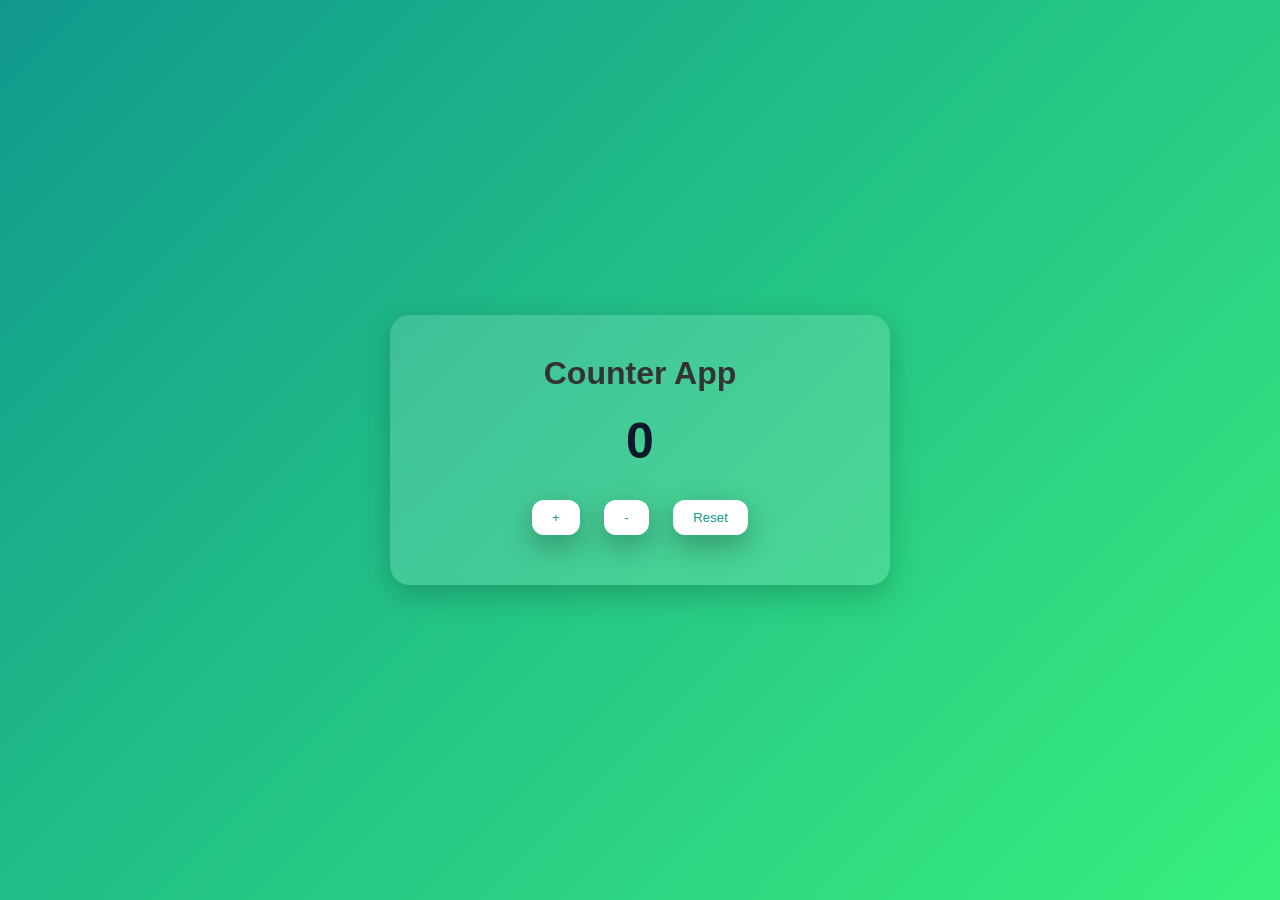
<file: 01-counter-app/index.html>
<!DOCTYPE html>
<html lang="en">
<head>
    <meta charset="UTF-8">
    <meta name="viewport" content="width=device-width, initial-scale=1.0">
    <title>Counter App</title>
    <link rel="stylesheet" href="style.css">
</head>
<body>
    <div class="container">
        <h1>Counter App</h1>

        <h2 id="count">0</h2>
        <button id="increase">+</button>
        <button id="decrease">-</button>
        <button id="reset">Reset</button>

     <script src="script.js"></script>
    </div>
    
</body>
</html>
</file>
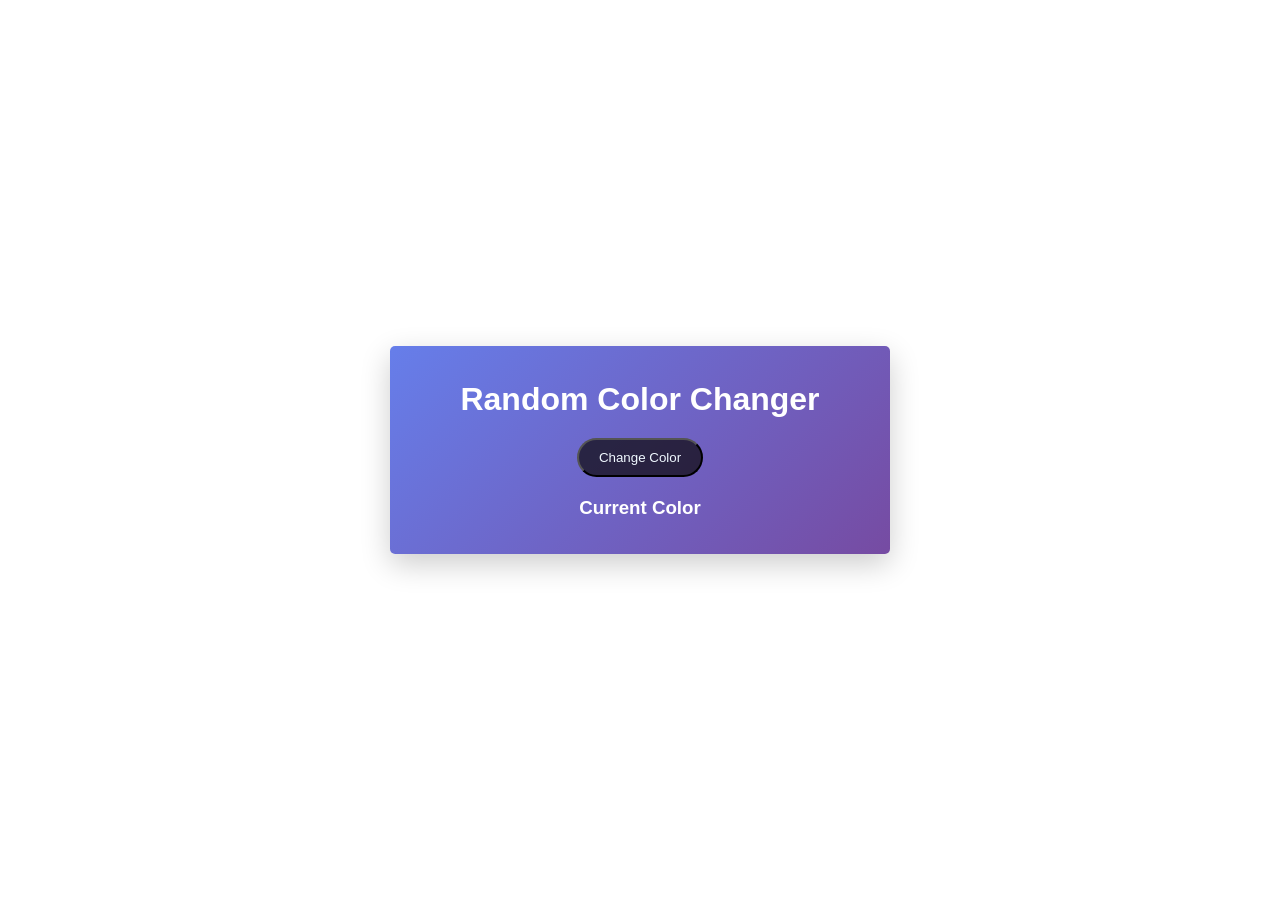
<file: 02-Random-Color-Generator/index.html>
<!DOCTYPE html>
<html lang="en">
<head>
    <meta charset="UTF-8">
    <meta name="viewport" content="width=device-width, initial-scale=1.0">
    <title>Random Color Changer</title>
    <link rel="stylesheet" href="style.css ">
</head>
<body>
    <div class="container">
        <h1>Random Color Changer</h1>
        
        <button id="change"> Change Color </button>

        <h3 id="currentColor">Current Color</h3>
    
    </div>
        
    <script src="script.js"></script>
</body>
</html>
</file>
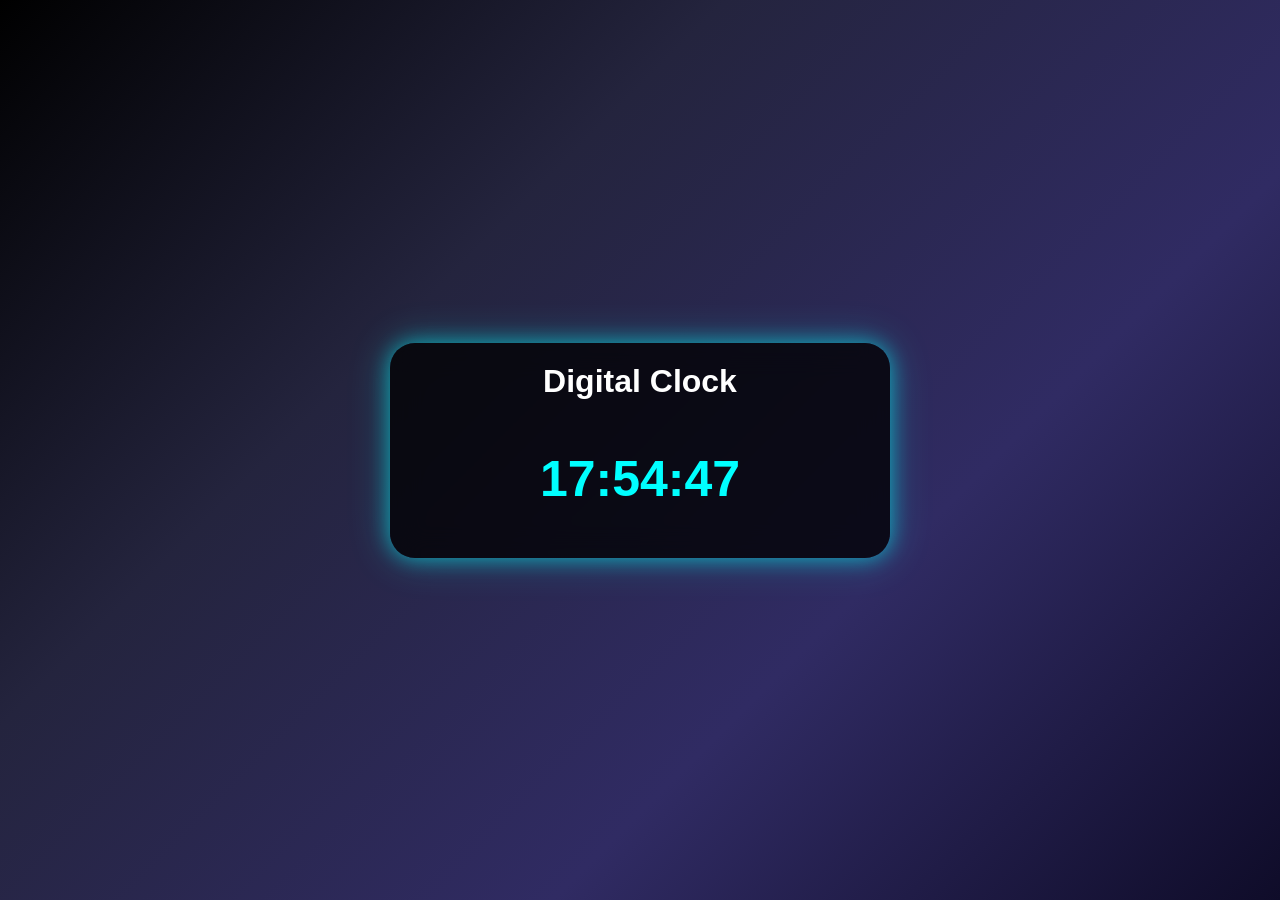
<file: 03-Digital-Clock/index.html>
<!DOCTYPE html>
<html lang="en">
<head>
    <meta charset="UTF-8">
    <meta name="viewport" content="width=device-width, initial-scale=1.0">
    <title>Digital Clock</title>
    <link rel="stylesheet" href="style.css">
</head>
<body>
    
    <div class="container">

        <h1> Digital Clock </h1>

            <h2 id="time">
                00:00:00
            </h2>

    </div>
    <script src="script.js"></script>
</body>
</html>
</file>
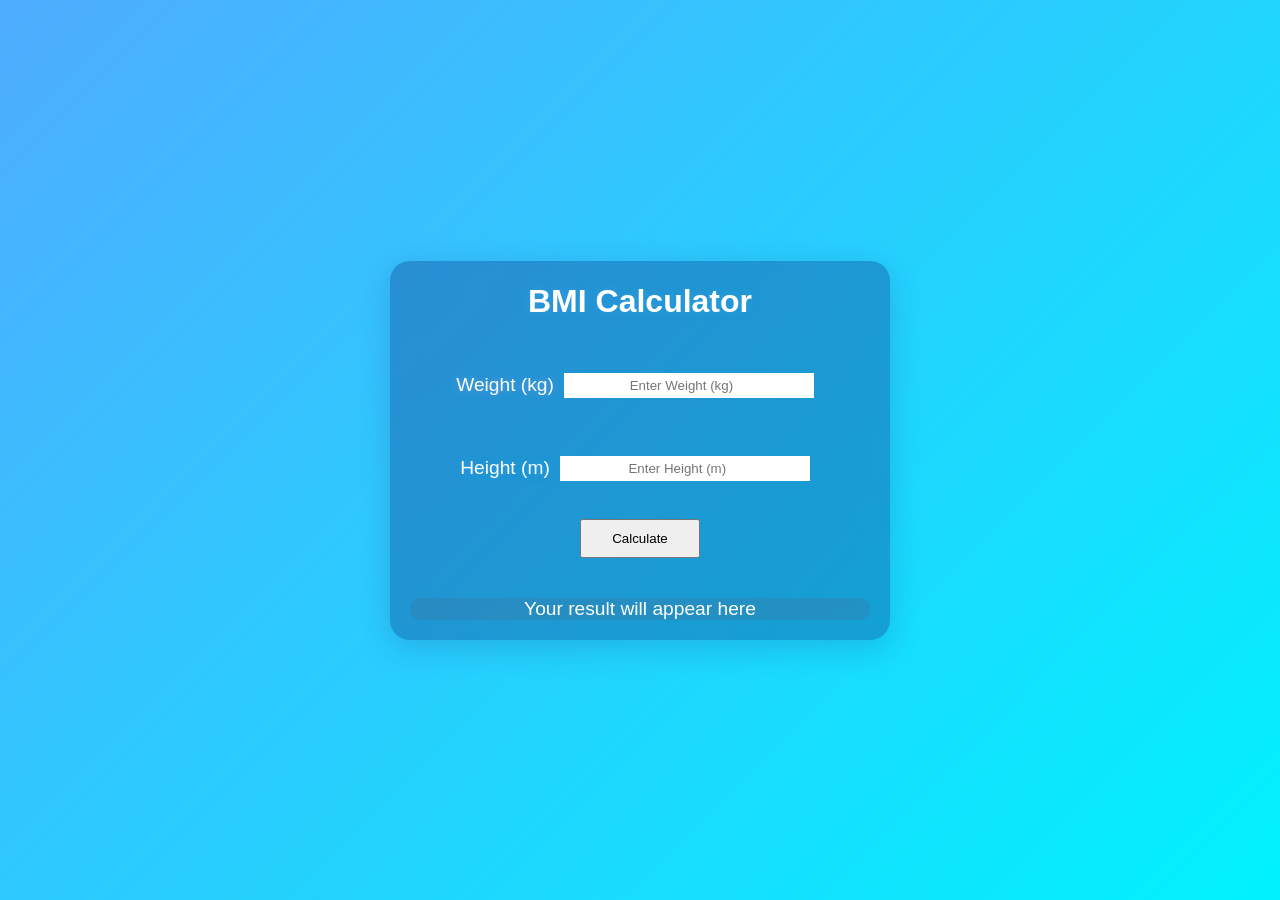
<file: 04-BMI-Calculator/index.html>
<!DOCTYPE html>
<html lang="en">
<head>
    <meta charset="UTF-8">
    <meta name="viewport" content="width=device-width, initial-scale=1.0">
    <title>BMI Calculator</title>
    <link rel="stylesheet" href="style.css">
</head>
<body>
    <div class="container">
        <h1>BMI Calculator</h1>

        <div class="w">
            <label for="weight">Weight (kg)</label>
            <input type="number" id="weight" placeholder="Enter Weight (kg)">
        </div>
        

        <br>

        <div class="h">
            <label for="height"> Height (m)</label>
             <input type="number" id="height" placeholder="Enter Height (m)">
        </div>

        <br>

        <button id="calculate"> Calculate </button>

        <p id="res">Your result will appear here </p>


        
    </div>
    <script src="script.js"></script>
</body>
</html>
</file>
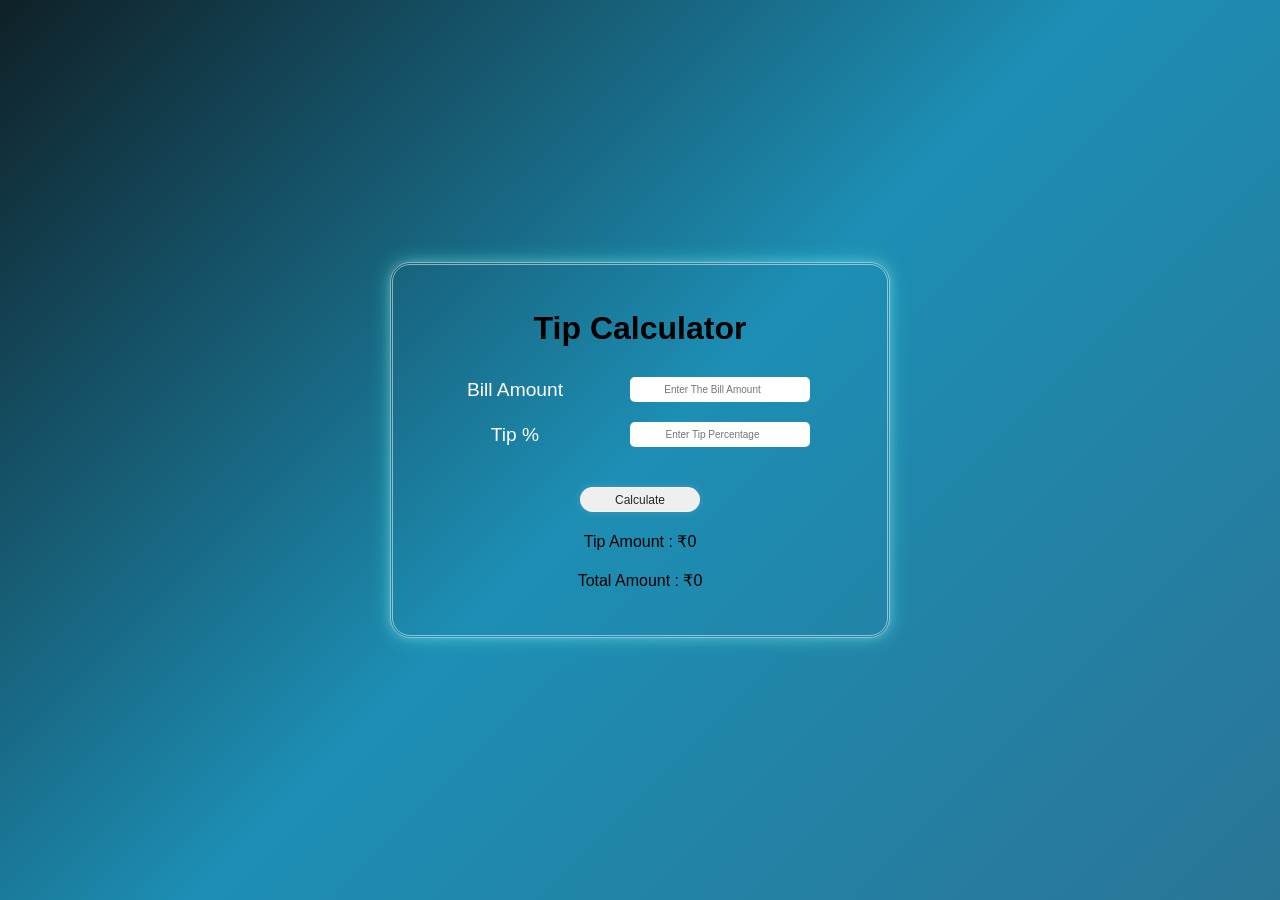
<file: 05-Tip-Calculator/index.html>
<!DOCTYPE html>
<html lang="en">
<head>
    <meta charset="UTF-8">
    <meta name="viewport" content="width=device-width, initial-scale=1.0">
    <title>Tip Calculator</title>
    <link rel="stylesheet" href="style.css">
</head>
<body>
    <div class="container">

        <h1>Tip Calculator</h1>

        <div class="bill">
            <label for="bill">Bill Amount</label>
            <input type="number" id="bill" placeholder="Enter The Bill Amount">

        </div>
        
        <div class="tip">
            <label for="tip">Tip %</label>
            <input type="number" id="tip" placeholder="Enter Tip Percentage">
        </div>

        <button  id="calculate">Calculate</button>

        <p id="tipAmount">Tip Amount : ₹0 </p>

        <p id="ta">Total Amount : ₹0 </p>

        <p id="msg"> </p>



    </div>
    <script src="script.js"></script>
</body>
</html>
</file>
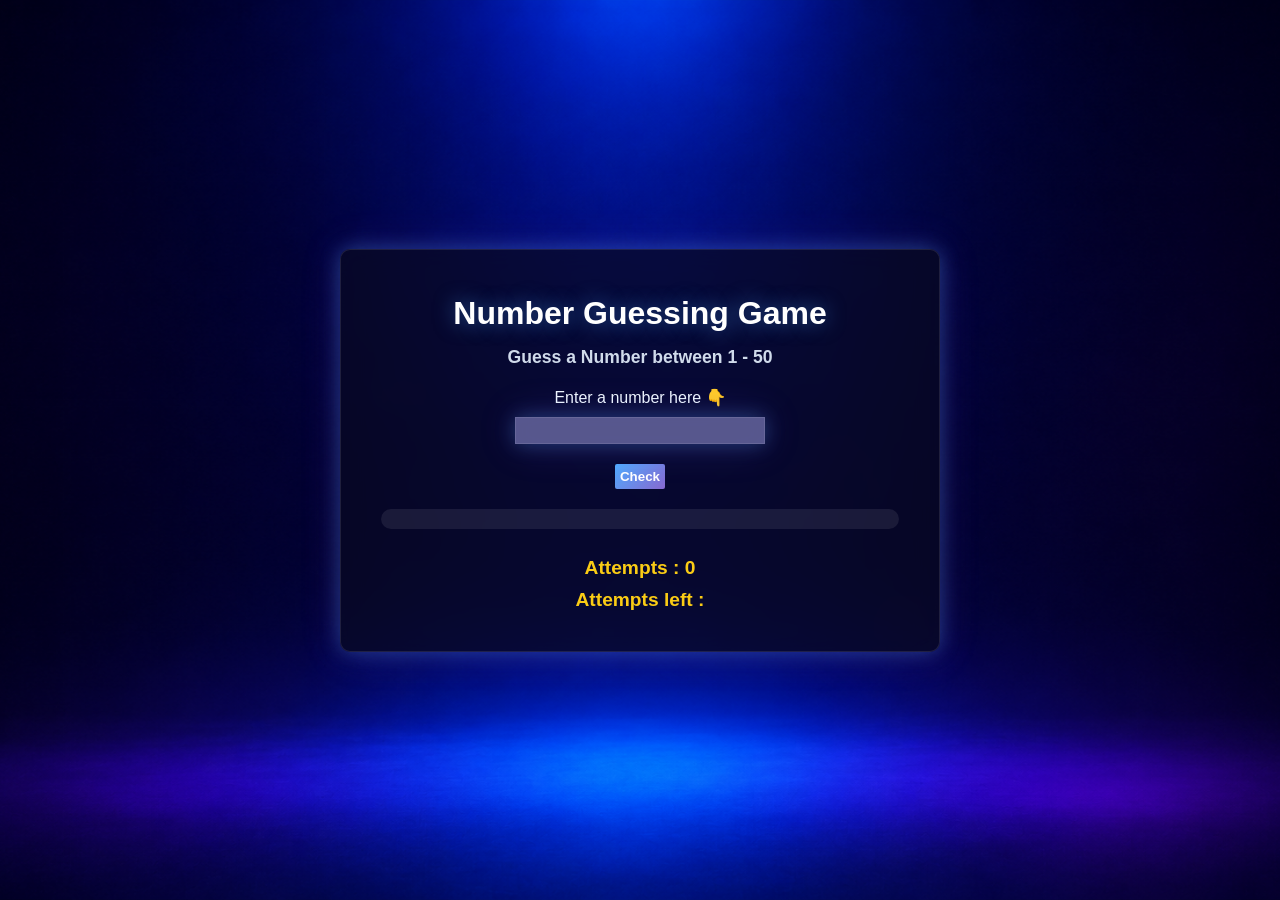
<file: 06-Number Guessing Game/index.html>
<!DOCTYPE html>
<html lang="en">
<head>
    <meta charset="UTF-8">
    <meta name="viewport" content="width=device-width, initial-scale=1.0">
    <title>Number Guessing Game</title>
    <link rel="stylesheet" href="style.css">
</head>
<body>

    <div class="container">
        <h1 >Number Guessing Game</h1>
        
        <h2>Guess a Number between 1 - 50 </h2>

        <label for="num">Enter a number here 👇</label>
        <input type="number" id="guess">

        <br>

        <button id="check">Check</button>

        <p id="message"></p>

        <br>

        <p id="attempts"> Attempts : 0 </p>

        <p id="attemptsLeft">Attempts left : </p>

    </div>
    <script src="script.js"></script>
</body>

</html>
</file>
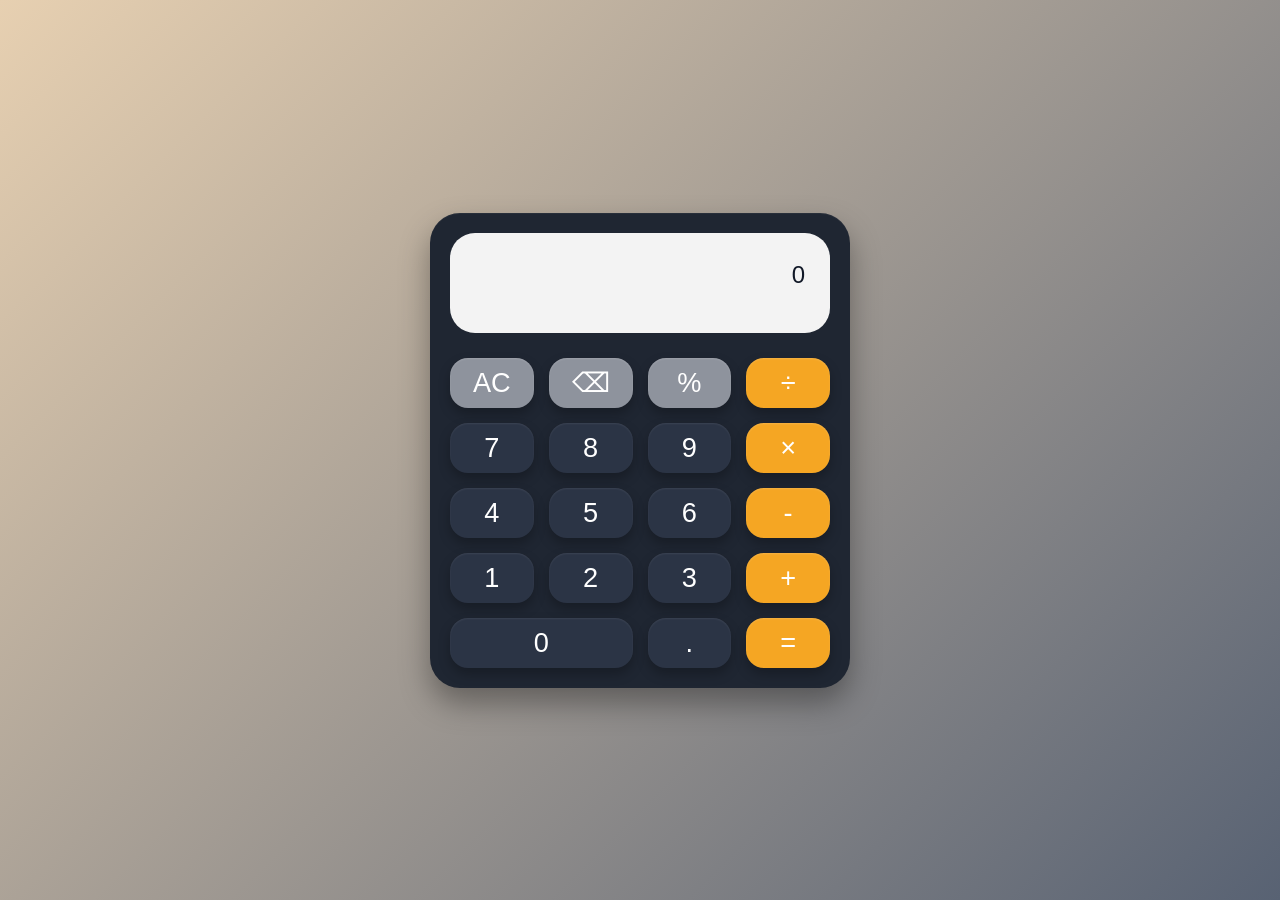
<file: 07-Simple-Calculator/index.html>
<!DOCTYPE html>
<html lang="en">
<head>
    <meta charset="UTF-8">
    <meta name="viewport" content="width=device-width, initial-scale=1.0">
    <title>Simple Calculator</title>
    <link rel="stylesheet" href="style.css">
</head>
<body>
    
    <div class ="container">

        <div class="display" id="display">0</div>

        <div class="buttons">

            <button id="clear" onclick="clearDisplay()">AC</button>
            <button id="backspace" onclick="deleteLast()">⌫</button>
            <button id="percentage" onclick="appendValue('%')">%</button>
            <button id="divide" onclick="appendValue('/')">÷</button>

            <button id="seven" onclick="appendValue('7')">7</button>
            <button id="eight" onclick="appendValue('8')">8</button>
            <button id="nine" onclick="appendValue('9')">9</button>
            <button id="multiply" onclick="appendValue('*')">×</button>

            <button id="four" onclick="appendValue('4')">4</button>
            <button id="five" onclick="appendValue('5')">5</button>
            <button id="six" onclick="appendValue('6')">6</button>
            <button id="sub" onclick="appendValue('-')">-</button>

            <button id="one" onclick="appendValue('1')">1</button>
            <button id="two" onclick="appendValue('2')">2</button>
            <button id="three" onclick="appendValue('3')">3</button>
            <button id="add" onclick="appendValue('+')">+</button>

            <button id="zero" onclick="appendValue('0')">0</button>
            <button id="decimal" onclick="appendValue('.')">.</button>
            <button id="result" onclick="calculateResult()">=</button>
            
         </div>

    </div>
        

</body>
<script src="script.js"></script>
</html>
</file>
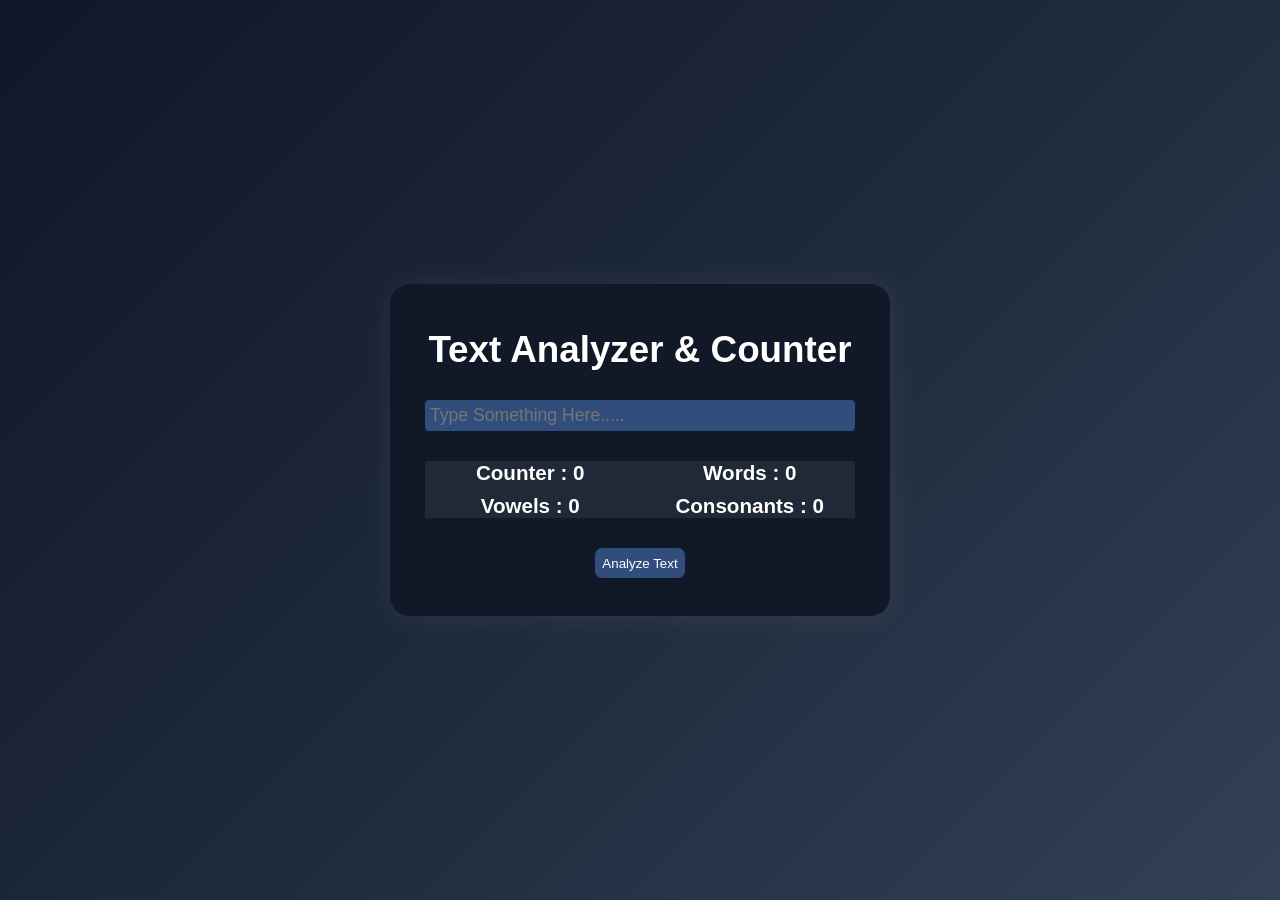
<file: 08-Character-Counter/index.html>
<!DOCTYPE html>
<html lang="en">
<head>
    <meta charset="UTF-8">
    <meta name="viewport" content="width=device-width, initial-scale=1.0">
    <title>Text Analyzer & Counter</title>
    <link rel="stylesheet" href="style.css">
</head>
<body>
    
    <div class="container">

        <h1>Text Analyzer & Counter</h1>

        <input type="text" id="textInput" placeholder="Type Something Here.....">

        <div id="results">

            <h3 id="counter">Counter : 0</h3>

            <h3 id="words">Words : 0</h3>

            <h3 id="vowels">Vowels : 0</h3>

            <h3 id="consonants">Consonants : 0</h3>

        </div>

        <button id="analyzeText"> Analyze Text </button>

    </div>

    <script src="script.js"></script>
    
</body>
</html>
</file>
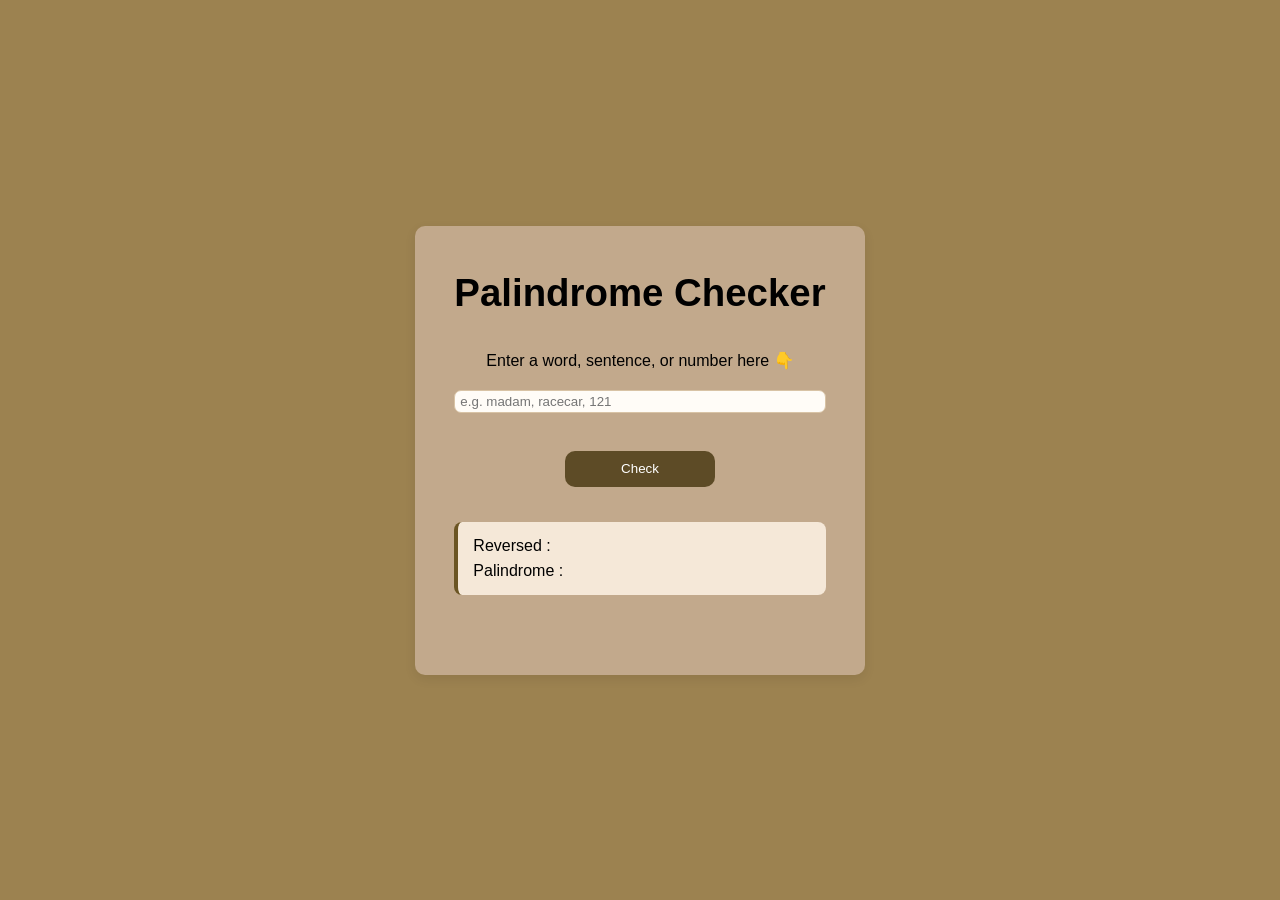
<file: 09-Palindrome-Checker/index.html>
<!DOCTYPE html>
<html lang="en">
<head>
    <meta charset="UTF-8">
    <meta name="viewport" content="width=device-width, initial-scale=1.0">
    <title>Palindrome Checker</title>
    <link rel="stylesheet" href="style.css">
</head>
<body>
    
    <div class="container">

        <h1>Palindrome Checker</h1>

        <label for="inputText"> Enter a word, sentence, or number here 👇</label>
        <input type="text" id="inputText" placeholder="e.g. madam, racecar, 121">

        <br>

        <button id="check">Check</button>

        <div class="resultBox">

            <p id="result">Reversed : </p>
            <p id="palindrome">Palindrome : </p>

        </div>
       
        <div id="messageBox"></div>
        
    </div>

    <script src="script.js"></script>
</body>
</html>
</file>
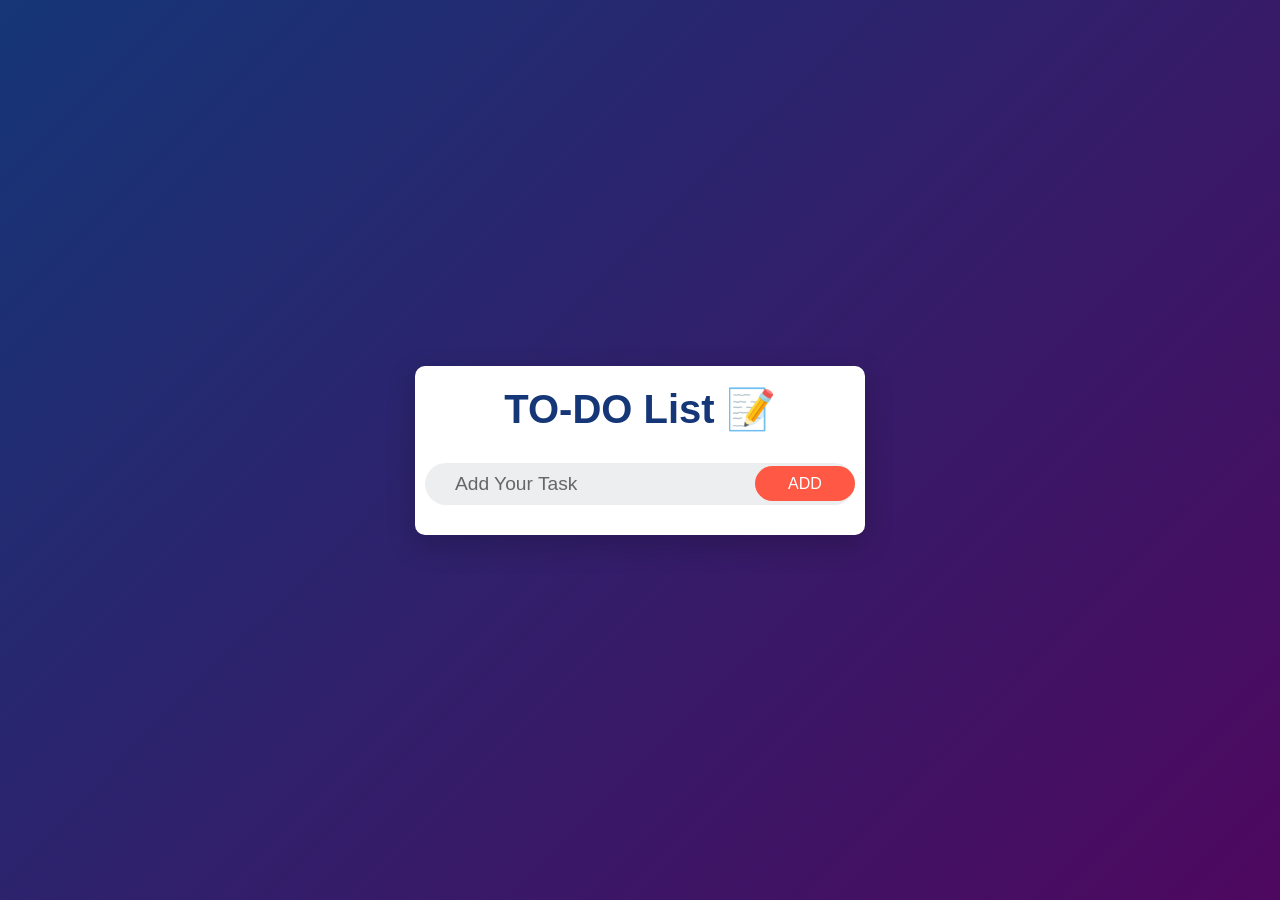
<file: 10-Todo-List-App/index.html>
<!DOCTYPE html>
<html lang="en">
<head>
    <meta charset="UTF-8">
    <meta name="viewport" content="width=device-width, initial-scale=1.0">
    <title>Todo List App</title>
    <link rel="stylesheet" href="style.css">
</head>
<body>
    
    <div class="container">

        <h1>TO-DO List 📝 </h1>

        <div class="addInput">
            <input type="text" id="input" placeholder="Add Your Task">
            <div id="btnBox">
                <button id="add">ADD</button>
            </div>
        </div>
        
        <div>
            <ul id="taskList"></ul>
        </div>
        
    </div>

    <script src="script.js"></script>
</body>
</html>
</file>
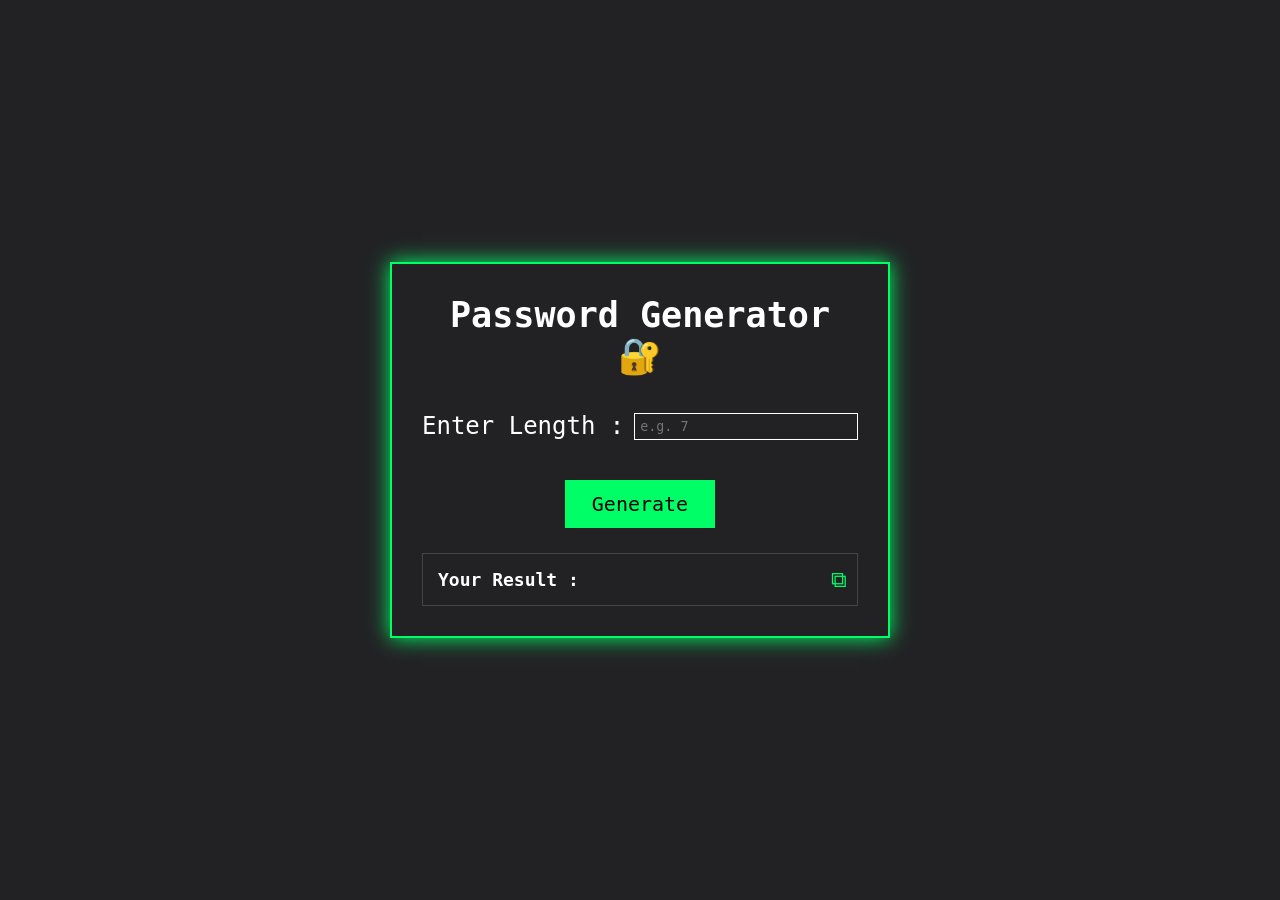
<file: 11-Password-Generator/index.html>
<!DOCTYPE html>
<html lang="en">
<head>
    <meta charset="UTF-8">
    <meta name="viewport" content="width=device-width, initial-scale=1.0">
    <title>Password Generator</title>
    <link rel="stylesheet" href="style.css">
</head>
<body>
    
    <div class="container">

        <h1>Password Generator 🔐</h1>

        <div class="inputArea">

            <label for="input"> Enter Length : </label>
            <input type="number" id="input" placeholder="e.g. 7">

        </div>

        <button id="generate">Generate</button>

        <div id="resultArea">

            <span id="result">Your Result : </span>
            <button id="copy">⧉</button>

        </div>

    </div>
    <script src="script.js"></script>
</body>
</html>
</file>
<file: 01-counter-app/style.css>
*{
    margin: 0;
    padding: 0;
    box-sizing: border-box;
    font-family: Arial, Helvetica, sans-serif;
}

body{
  margin:0; 
  display: flex;
  justify-content: center;
  align-items: center;
  min-height: 100vh;
  background: linear-gradient(135deg, #11998e, #38ef7d);
   
}

.container{
    width:90%;
    max-width: 500px;
    background: rgba(255,255,255,0.15);
    text-align: center;
    padding: 40px;
    border-radius: 20px;
    backdrop-filter: blur(10px);
    box-shadow: 0 10px 30px rgba(0,0,0,0.2);
}

h1{
    color: #333;
    margin-bottom: 20px;
}

h2{
    font-size: 50px;
    margin: 20px;
    color: #0f172a;
    
     
}

button{
    padding: 10px 20px;
    margin: 10px;
    cursor:pointer;
    box-shadow: 0 10px 30px rgba(0, 0, 0, 0.3);
    border: none;
    border-radius: 12px;
    background: white;
    color:#11998e;
    transition: 0.3s;
}

button:hover{
    transform: translateY(-3px);
}
</file>
<file: 02-Random-Color-Generator/style.css>
*{
    margin: 0;
    padding: 0;
    box-sizing: border-box;
    font-family: Arial, Helvetica, sans-serif;
}

body{
    margin: 0;
    min-height: 100vh;
    display: flex;
    justify-content:center;
    align-items: center;

}

.container{
    width: 90%;
    max-width: 500px;
    text-align: center;
    padding: 25px;
    background:linear-gradient(
        135deg,
        #667eea,
        #764ba2
    );
    backdrop-filter: blur(10px);
    box-shadow: 0 10px 30px rgba(0,0,0,0.2);
    border-radius: 5px;

    
}

button{
    padding: 10px 20px;
    background-color:rgba(10, 5, 5, 0.681);
    border-radius: 40px;
    color: aliceblue;
    margin: 10px;
    cursor: pointer;
   
}

button:hover{
    transform: scale(1.1);
}

#currentColor{
    color: white;
}

h1{
    margin: 10px;
    color: white;

}


h3{
    margin: 10px;
}
</file>
<file: 03-Digital-Clock/style.css>
*{
    margin: 0;
    box-sizing: border-box;
    padding: 0;
    font-family: Arial, Helvetica, sans-serif;
}

body{

    margin: 0;
    display: flex;
    justify-content: center;
    align-items: center;
    min-height: 100vh;
    background:  linear-gradient(
        -45deg,
        #0f0c29,
        #302b63,
        #24243e,
        #000000);
    animation: neonBackground 10s ease infinite;
    
}

.container{

    width: 90%;
    max-width: 500px;
    text-align: center;
    border-radius: 25px;
    background: rgba(0, 0, 0, 0.75);
    backdrop-filter: blur(15px);
    box-shadow:
        0 0 20px rgba(0,255,255,0.5),
        0 0 40px rgba(0,255,255,0.3);
   
}


h1{
    color: white;
    margin: 20px 10px;
    font-weight: bold;
    font-family: 'Franklin Gothic Medium', 'Arial Narrow', Arial, sans-serif;
}

h2{
    margin: 20px 10px;
    padding: 30px;
    font-size: 50px;
    font-weight: bold;
    color: cyan;
    
}
</file>
<file: 04-BMI-Calculator/style.css>
*{
    margin: 0;
    padding: 0;
    box-sizing: border-box;
    font-family: Arial, Helvetica, sans-serif;
}

body{
    margin: 0;
    display: flex;
    align-items: center;
    justify-content: center;
    min-height: 100vh;
    background: linear-gradient(
    135deg,
    #4facfe,
    #00f2fe
);

}
.container{
    width: 90%;
    max-width: 500px;
    border-radius: 20px;
    text-align: center;
    padding: 20px;
    background: rgba(15, 37, 124, 0.326);
    backdrop-filter: blur(15px);
    box-shadow: 0 8px 32px rgba(31, 38, 135, 0.2);

   
}

.w{

    display: flex;
    justify-content: center;
    align-items: center;
    margin: 10px;
    color: white;
    font-size: 1.2rem;
    text-shadow: 0 0 10px rgba(255,172,254,0.3);
}

.h{
    display: flex;
    justify-content: center;
    align-items: center;
    margin: 10px;
    color: white;
    font-size: 1.2rem;
    text-shadow: 0 0 10px rgba(79,172,254,0.3);
}

h1{

    color: white;
    margin-top: 5px;
    margin-bottom: 40px;
    font-size: 2rem;
    text-shadow: 0 0 10px rgba(79,172,254,0.3);
    transform: translateY(-3px);
   
}



input{
    width: 100%;
    max-width: 250px;
    padding: 5px;
    border: none;
    margin: 10px;
    text-align: center;
}

button{
     width: 120px;
     max-width:100%;
     cursor: pointer;
     margin-bottom: 20px;
     padding: 10px 10px;
     
       
}

button:hover{
    transform: translateY(-3px);

    box-shadow: 0 8px 25px rgba(255,255,255,0.5);

    background: #f8fafc;
}

p{
    margin-top: 20px;
    color: white;
    background: rgba(52, 125, 174, 0.453);
    font-size: 1.2rem;
    border-radius: 10px;
}
</file>
<file: 05-Tip-Calculator/style.css>
*{
    margin: 0;
    padding: 0;
    box-sizing: border-box;
    font-family: Arial, Helvetica, sans-serif;
}

body{

        display: flex;
        justify-content: center;
        align-items: center;
        min-height: 100vh;
        background:linear-gradient(
        135deg,
        #0f2027,
        #1d8eb4,
        #2a7596
        );
       
}


.container{
         
    width: 90%;
    max-width: 500px;
    padding: 30px  10px;
    text-align: center;
    border: 3px double rgba(255,255,255,0.5);
    border-radius: 20px;
    box-shadow: 0 0 10px rgba(255,255,255,0.2),
        0 0 20px #51f1e178;
       
}

label{
    width: 130px;
    text-align: center;
}

h1{
    margin-top: 15px;
    margin-bottom: 30px;
}

.bill,.tip{
    width: 100%;
    max-width: 380px;
    margin:20px auto;
    font-size: 1.2rem;
    color: white;
    display: flex;
    align-items: center;
    gap: 50px;
    
}



button{
    width: 100%;
    max-width: 120px;
    margin-top: 20px;
    padding: 4.5px;
    border: 1px solid rgba(255,255,255,0.3);
    border-radius: 15.5px;
    color: rgb(42, 38, 38);
    font-size: 12px;
    cursor: pointer;
    backdrop-filter: blur(10px);
    transition: all 0.3s ease;
    box-shadow: 0 0 10px rgba(255,255,255,0.15);
}

input{
    width :100%;
    max-width: 180px;
    border: none;
    border-radius: 5px;
    text-align: center;
    font-size: 10px;
    height: 25px;
    
}
button:hover{
  
    background: rgba(255,255,255,0.25);
    box-shadow:
        0 0 15px rgba(255,255,255,0.3),
        0 0 25px #51f1e178;
}

#tipAmount{
    margin-top:20px;
    
}

#ta{
    margin-top:20px;
}

#msg{

    color: white;
    margin-top: 15px;
    font-weight: 500;
    
}
</file>
<file: 06-Number Guessing Game/style.css>
*{
    margin: 0;
    padding: 0;
    box-sizing: border-box;
    font-family:'Poppins', sans-serif;
}

body{
    width: 100%;
    min-height: 100vh;
    display: flex;
    justify-content: center;
    align-items: center;
    background-image: url(assets/bg\ image.png);
    background-size: cover;
    background-position:  center;
    background-repeat: no-repeat;
    

}

.container{

    width: 90%;
    max-width: 600px; 
    text-align:center;
    padding: 40px;
    background: rgba(10,10,30,0.65);
    backdrop-filter: blur(12px);
    border: 1px solid rgba(255,255,255,0.1);
    box-shadow: 0 0 20px rgba(79,172,254,0.3),
                0 0 40px rgba(139,92,246,0.2);
    border-radius: 10px;

}

h1{

    color: white;
    font-size: 2rem;
    margin-top: 5px;
    margin-bottom: 15px;
    text-shadow: 0 0 20px rgba(79,172,254,0.5);
    

}

h2{

    color: #d0dbeb;
    font-size: 1.1rem;
    margin-top: 10px;
    margin-bottom: 20px;

}
label{
    display:block ;
    width: 100%;
    max-width: 700px;
    color: aliceblue;
}

input{

    width: 250px;
    padding: 5px;
    border: none;
    text-align: center;
    background: rgba(131, 131, 197, 0.65);
    backdrop-filter: blur(12px);
    border: 1px solid rgba(255,255,255,0.1);
    box-shadow: 0 0 20px rgba(79,172,254,0.3),
                0 0 40px rgba(139,92,246,0.2);
    color: white;
    margin-top  : 10px;     
}

button{
    padding: 5px;
    border: none;
    border-radius: 2px;
    background: linear-gradient(135deg, #4facfe, #8768d0);
    cursor: pointer;
    font-weight: bold;
    color: white;
    transition: 0.3s;
    margin-top: 20px;

}

button:hover{

    box-shadow:
    0 0 15px rgba(79,172,254,0.5);

}

#message{

    margin-top: 20px;
    padding: 10px;
    border-radius: 15px;
    background: rgba(255,255,255,0.08);
    color: white;

}

#attempts{

    color: aliceblue;
    margin-top: 10px;
    color: #facc15;
    font-size: 1.2rem;
    font-weight: bold;

}

#attemptsLeft{

    color: aliceblue;
    margin-top: 10px;
    color: #facc15;
    font-size: 1.2rem;
    font-weight: bold;

}
</file>
<file: 07-Simple-Calculator/style.css>
*{
    margin: 0;
    padding: 0;
    box-sizing: border-box;
    font-family: Arial, Helvetica, sans-serif;
}

body
{
    min-height: 100vh;
    width: 100%;
    background: linear-gradient(135deg,#E7D0B1,#586273);
    display: flex;
    justify-content: center;
    align-items: center;


}

.container{
    width: 100%;
    max-width: 420px;
    padding: 20px;
    background: #1F2632;
    border-radius: 30px;
    box-shadow:0 15px 30px rgba(0,0,0,0.35),
               inset 0 1px 1px rgba(255,255,255,0.05);
}


.display{
    width: 100%;
    height: 100px;
    background: #F3F3F3;
    border-radius: 25px;
    margin-bottom: 25px;
    display: flex;
    justify-content: flex-end;
    align-items: center;
    padding-bottom: 15px;
    padding-right: 25px;
    font-size: 1.5rem;
    font-weight: 300;
    color: #111827;
    overflow: hidden;
}

.buttons{
    display:grid;
    grid-template-columns:repeat(4,1fr);
    gap:15px;
}

button{
    height: 50px;
    border: none;
    border-radius: 18px;
    font-size: 1.7rem;
    font-weight: 400;
    cursor: pointer;
    transition: all 0.3s ease;
}

button:hover{

    transform: translateY(-2px);
    filter: brightness(1.08);
    box-shadow:0 8px 18px rgba(0,0,0,0.25);

}

#clear,
#backspace,
#percentage{

    background:#8E939D;
    color:white;
    border:none;
    box-shadow:inset 0 1px 2px rgba(255,255,255,0.15),0 6px 12px rgba(0,0,0,0.25);

}

#divide,
#multiply,
#sub,
#add,
#result{

    background:#F5A623;
    color:white;
    border:none;
    box-shadow:inset 0 1px 2px rgba(255,255,255,0.15),
               0 6px 12px rgba(0,0,0,0.25);

}

#zero{
    grid-column: span 2;
}

#one,#two,#three,#four,#five,#six,#seven,#eight,#nine,#zero,#decimal{

    background:#2B3445;
    color:white;
    border:none;
    box-shadow:inset 0 1px 2px rgba(255,255,255,0.08), 0 6px 12px rgba(0,0,0,0.25);

}
</file>
<file: 08-Character-Counter/style.css>
*{
    margin: 0;
    padding: 0;
    box-sizing: border-box;
    font-family: 'Poppins', sans-serif;
}

body{
    min-height: 100vh;
    display: flex;
    justify-content: center;
    align-items: center;   
    background: linear-gradient(
        135deg,
        #0F172A,
        #1E293B,
        #334155
        );
    color: white;
    
} 
    
.container{
    width: 100%;
    max-width: 500px;
    justify-content: center;
    text-align: center;
    background:#111827;
    padding: 35px;
    box-shadow: 0 0 30px rgba(245, 248, 253, 0.08);
    border-radius: 20px;
}
    

h1{
    margin-top: 10px;
    margin-bottom: 29px;
    font-size: 2.3rem;
}

input{
    width:100%;
    padding: 5px;
    border: none;
    font-size: 1.1rem;
    cursor: pointer;
    border-radius: 4px;
    background: #304d7b;
    color: white;
    transition: 0.3s;

}

input:hover{
    background: #1c3875;
}

#results{
    display: grid;
    grid-template-columns: repeat(2,1fr);
    gap: 9px;
    margin-top: 30px;
    background:#1F2937;
    font-size: 1.1rem;    
}

button{
    margin-top: 30px;
    margin-bottom: 3px;
    padding: 7.5px;
    border-radius: 7px;
    border: none;
    color:#1c3875;
    background:#304d7b;
    color: white;
}

button:hover{
    background:#546ea8;  
    box-shadow:0 0 30px rgba(245, 248, 253, 0.08);

}
</file>
<file: 09-Palindrome-Checker/style.css>
*{
    margin: 0;
    padding: 0;
    box-sizing: border-box;
    font-family: Arial, Helvetica, sans-serif;
}

body{
    min-height: 100vh;
    display: flex;
    justify-content: center;
    align-items: center;
    background-color: #9C8250

}

.container{
    width: 100%;
    max-width: 450px;
    display: grid;
    justify-content: center;
    text-align: center;   
    padding: 40px 30px;
    background-color: #c2a98c;
    box-shadow: 0 4px 12px rgba(0,0,0,0.08);
    border-radius: 10px;
    
}

h1{
    margin-top: 5px;
    margin-bottom: 36px;
    font-size: 2.4rem;
    
}

label{
    margin-bottom:20px;
}

input{
    
    margin-bottom: 5px  ;
    border: none;
    padding: 3px 5px;
    border-radius: 7px;
    border: 1px solid #D8C3A5;
    background-color: #FFFCF7;
    transition: all 0.3 ease; 
}

input:hover{
    border-color: #CDB79E;
}

input:focus{
    outline: none;
    box-shadow: 0 0 0 3px rgba(107,85,35,0.25);
}

button{
    margin: 15px auto;
    border: none;
    border-radius: 10px;
    width: 150px;
    background-color: #5d4b26;
    color: white;
    cursor: pointer;
    padding: 10.5px 10px;
    transition: all 0.3s ease;
}

button:hover{
    background-color: #5A471C;
    transform: translateY(-2px);
}

.resultBox{
    margin-top: 20px;
    padding: 15px;
    background-color: #F5E8D8;
    border-left: 4px solid #6B5523;
    border-radius: 8px;
    text-align: left;
}

#result{
    margin-bottom: 7px;
}

#messageBox{
    min-height: 30px;
    margin-top: 10px;
}
</file>
<file: 10-Todo-List-App/style.css>
*{
    margin: 0;
    padding: 0;
    box-sizing: border-box;
    font-family: 'Poppins' , sans-serif;
}

body{
    min-height: 100vh;
    display: flex;
    justify-content: center;
    align-items: center;
    background: linear-gradient(135deg, #153677, #4e085f);
}

.container{
    width: 100%;
    max-width: 450px;
    padding: 10px;
    background: white;
    border: none;
    border-radius: 10px;
    margin: 15px auto;
    box-shadow: 0 10px 30px rgba(0,0,0,0.2);
}

h1{
    justify-content: center;
    text-align: center;
    font-size: 2.5rem;
    margin-top: 10px;
    margin-bottom:30px;
    color: #153677;
    user-select: none;
}
.addInput{
    display: flex;
    align-items: center;
    justify-content: space-between;
    border-radius: 30px;
    padding-left: 20px;
    margin-bottom: 20px;
    background: #edeef0; 
}

input{
    border: none;
    background:transparent;
    font-size: 1.2rem;
    outline: none;
    padding: 10px;
}

input::placeholder{
    color: #666;
}

#add{
    border: none;
    outline: none;
    padding: 16px 50px;
    border-radius: 40px;
    cursor: pointer;
    background: #ff5945;
    color: white;
    user-select: none;
}

#taskList{
    font-size: 19px;
    cursor: pointer;
    margin-top: 20px;
}

#taskList li{
    list-style: none;
    display: flex;
    align-items: center;
    column-gap: 20px;
    padding: 10px 12px;  
    background: #344d7d; 
    border-radius: 8px;
    margin-bottom: 5px;
    color: white;
}

.task-text{
    flex: 1;
    word-wrap: break-word;
    overflow-wrap: break-word;
}

button{
    padding: 6px;
    width: 35px;
    height: 35px;
    border-radius: 50%;
    display: flex;
    justify-content:center;
    align-items: center;
    cursor: pointer;
    background: #ff5945;
    color: white;
    font-size: 16px;
    border: none;
}

#button,
#taskList li{
    transition: all 0.3s ease;
}

button:hover{
    transform: scale(1.1);
}
</file>
<file: 11-Password-Generator/style.css>
*{
    margin: 0;
    padding: 0;
    box-sizing: border-box;
    font-family:monospace;
}

body{
    min-height: 100vh;
    display: flex;
    justify-content: center;
    align-items: center;
    background:#222225;
}

.container{
    width: 95%;
    max-width:500px;
    padding: 30px;
    background: transparent;
    box-shadow: 0 0 20px #00FF66;
    color: #ffffff;
    border: 2px solid #00FF66;
    text-align: center;
}

h1{
    
    color: white;
    margin-bottom: 35px;
    font-size: 2.7rem;
    font-weight: bold;
}

.inputArea{
    display:flex;
    align-items: center;
    margin-bottom: 40px;
    gap: 10px;
}

input{
    flex: 1;
    min-width:0;
}

label{
    color: white;
    font-size: 24px;
}

input{
    background:transparent;
    color: white;
    border: 1px solid #ffffff;
    border-radius: 0px;
    padding: 5px;
}

input:focus{
    border-color: #00FF66;
    box-shadow: 0 0 8px rgba(0,255,102,0.4);
}

#generate{
    background: #00FF66;
    color: black;
    border: none;
    border-radius: 0px;
    padding: 12px 25px;
    cursor: pointer;
    transition: 0.3s ease;
    width: 150px;
    margin-bottom: 25px;
    font-size: 20px;
    
}

#generate:hover{
    background: #00CC55;
    transform: translateY(-2px);
}

#copy{
    background: transparent;
    border: none;
    color: #00FF66;
    font-size: 22px;
    cursor: pointer;
    transition: 0.3s ease;
}



#copy:hover{
    transform: scale(1.15);
}

#result{
    font-family: monospace;
    font-size: 18px;
    padding: 5px;
    font-weight: bold;
    overflow-wrap: break-word;
    word-break: break-all;
}

#resultArea{
    display: flex;
    justify-content: space-between;
    text-align: center;
    border: 1px solid #444;
    padding: 10px;

}
</file>
